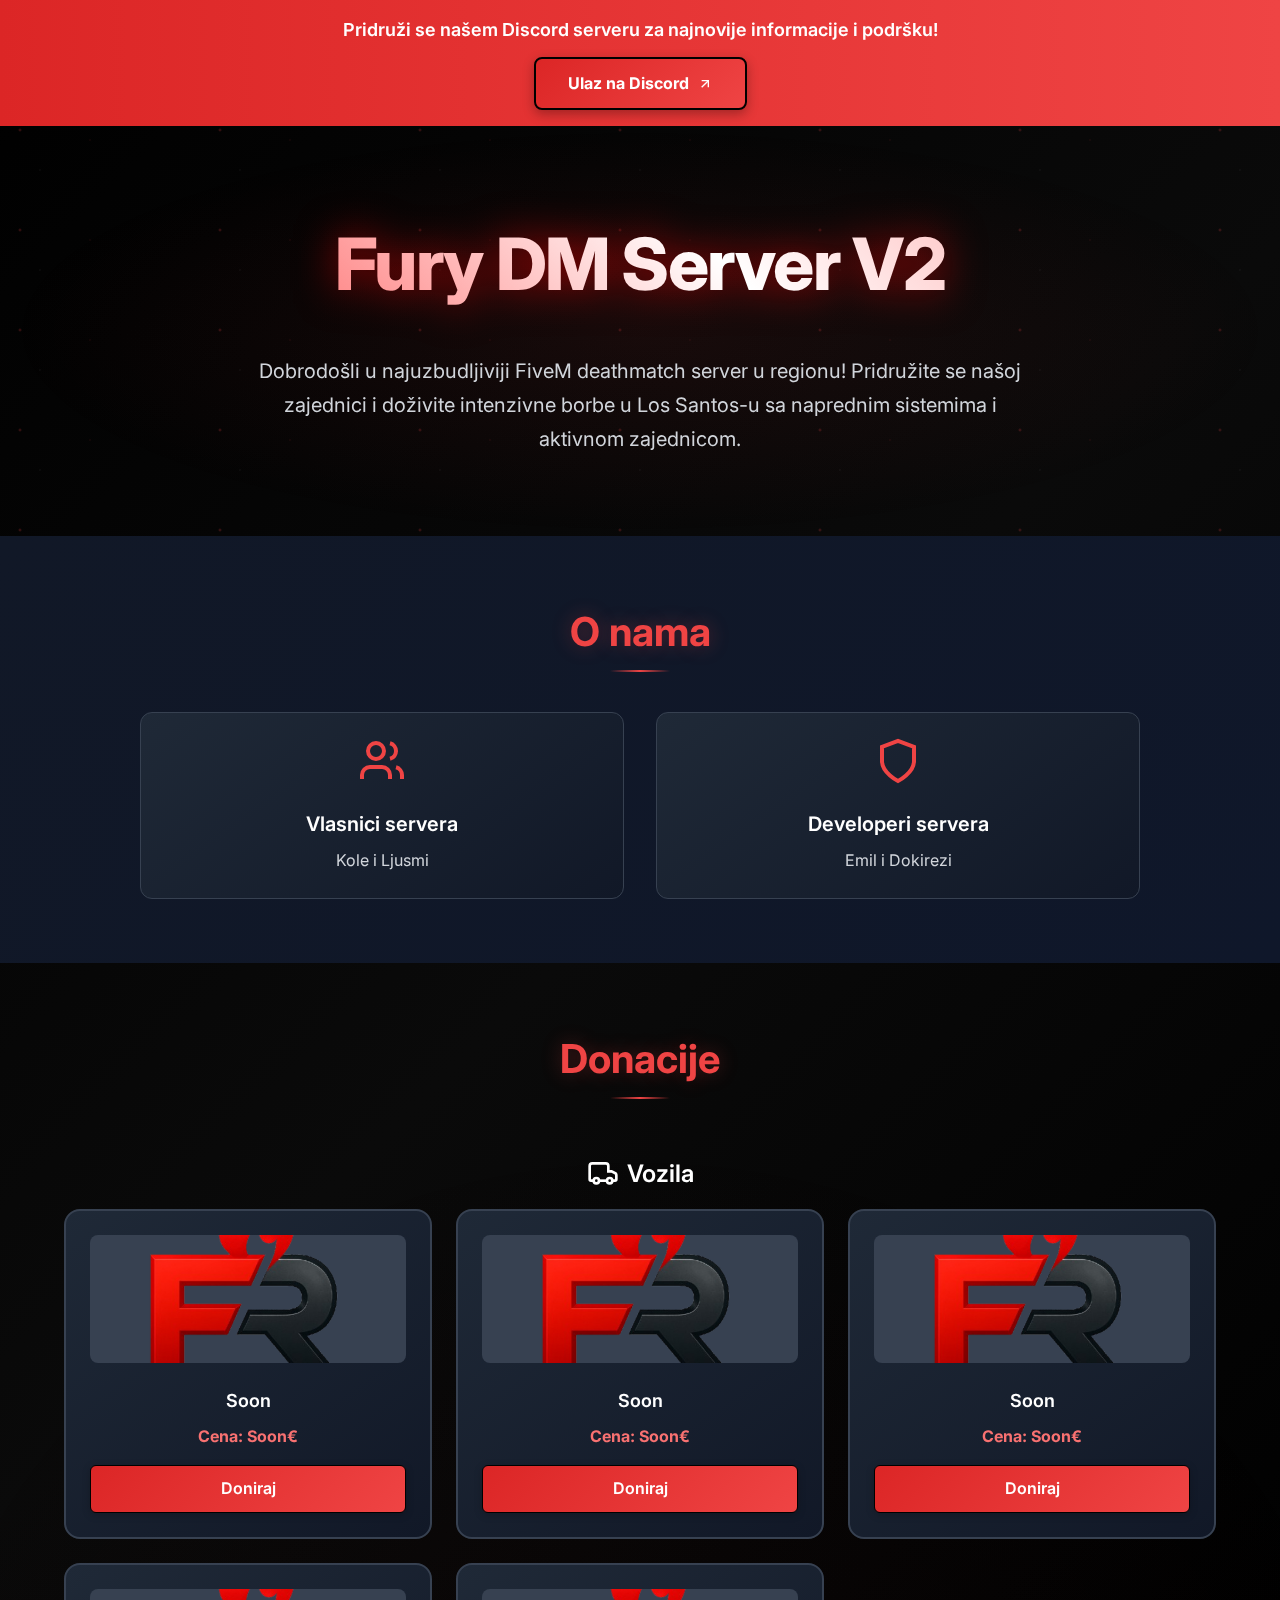
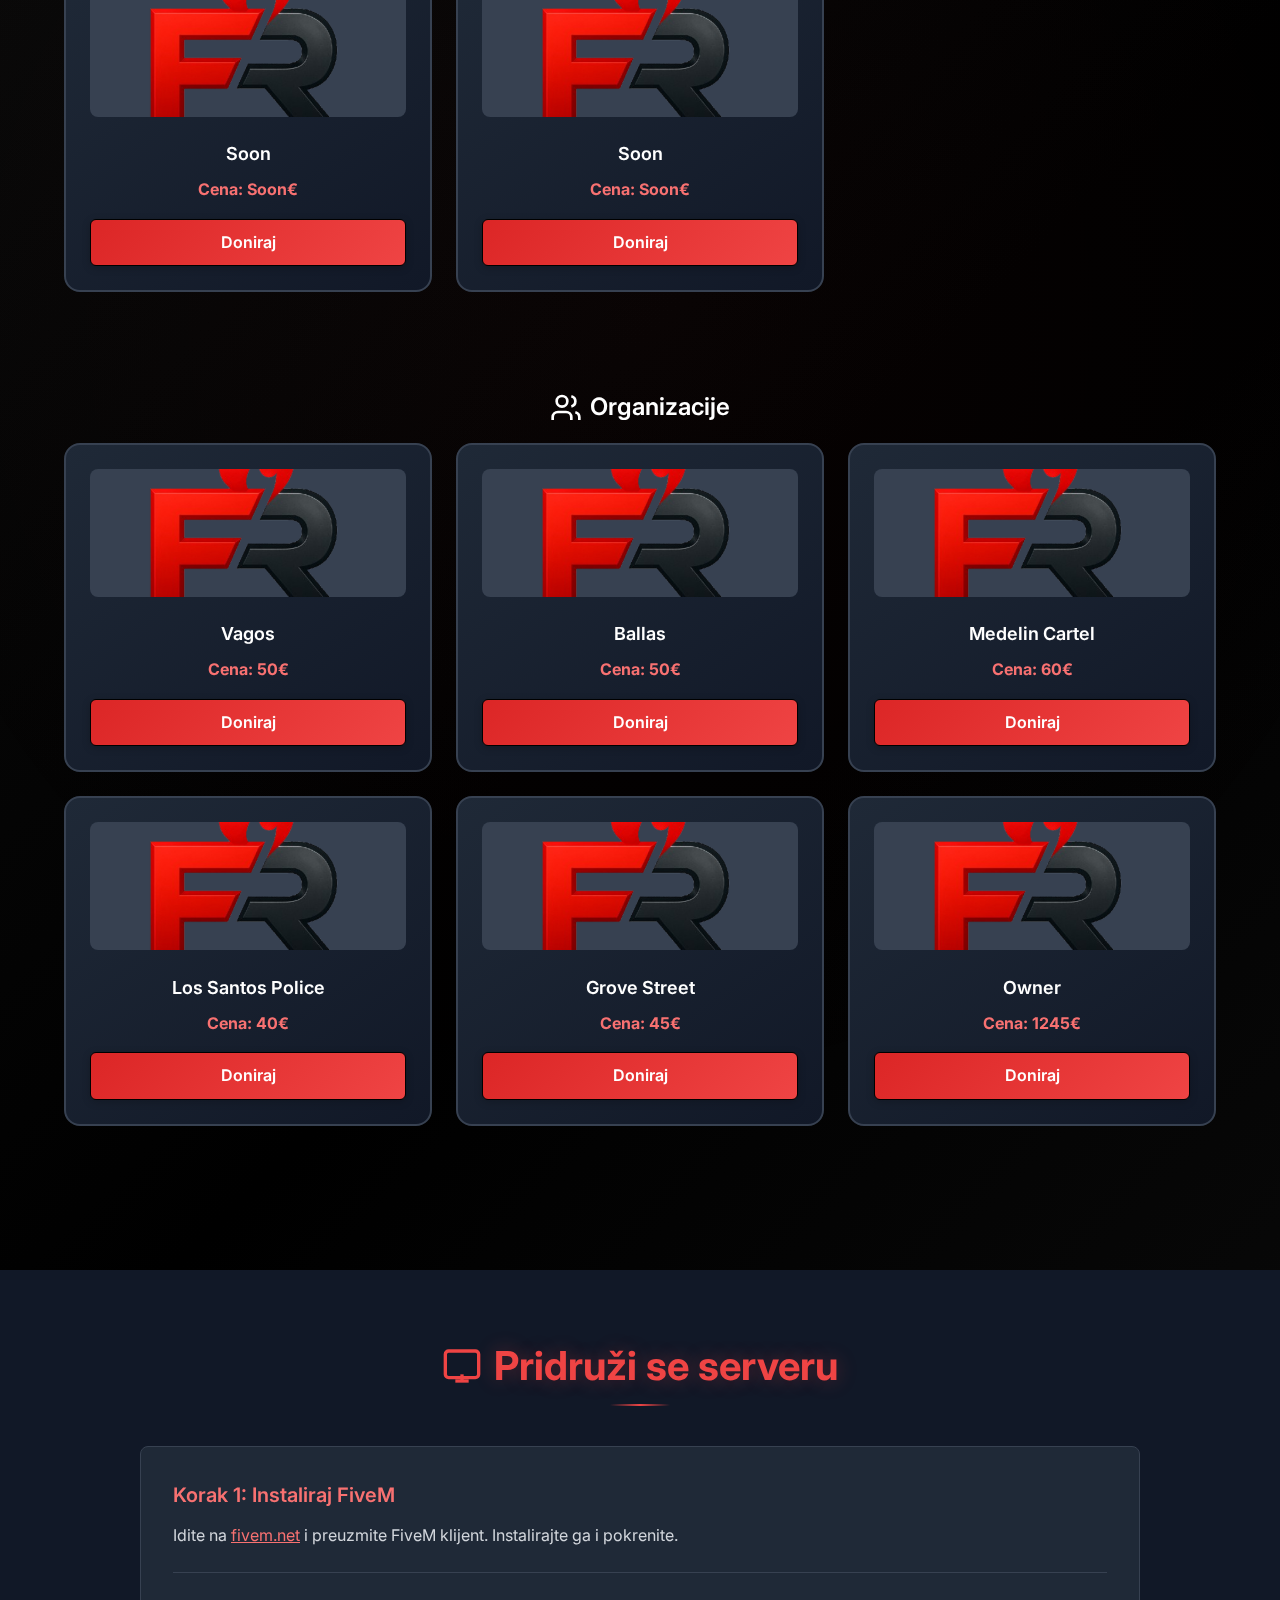
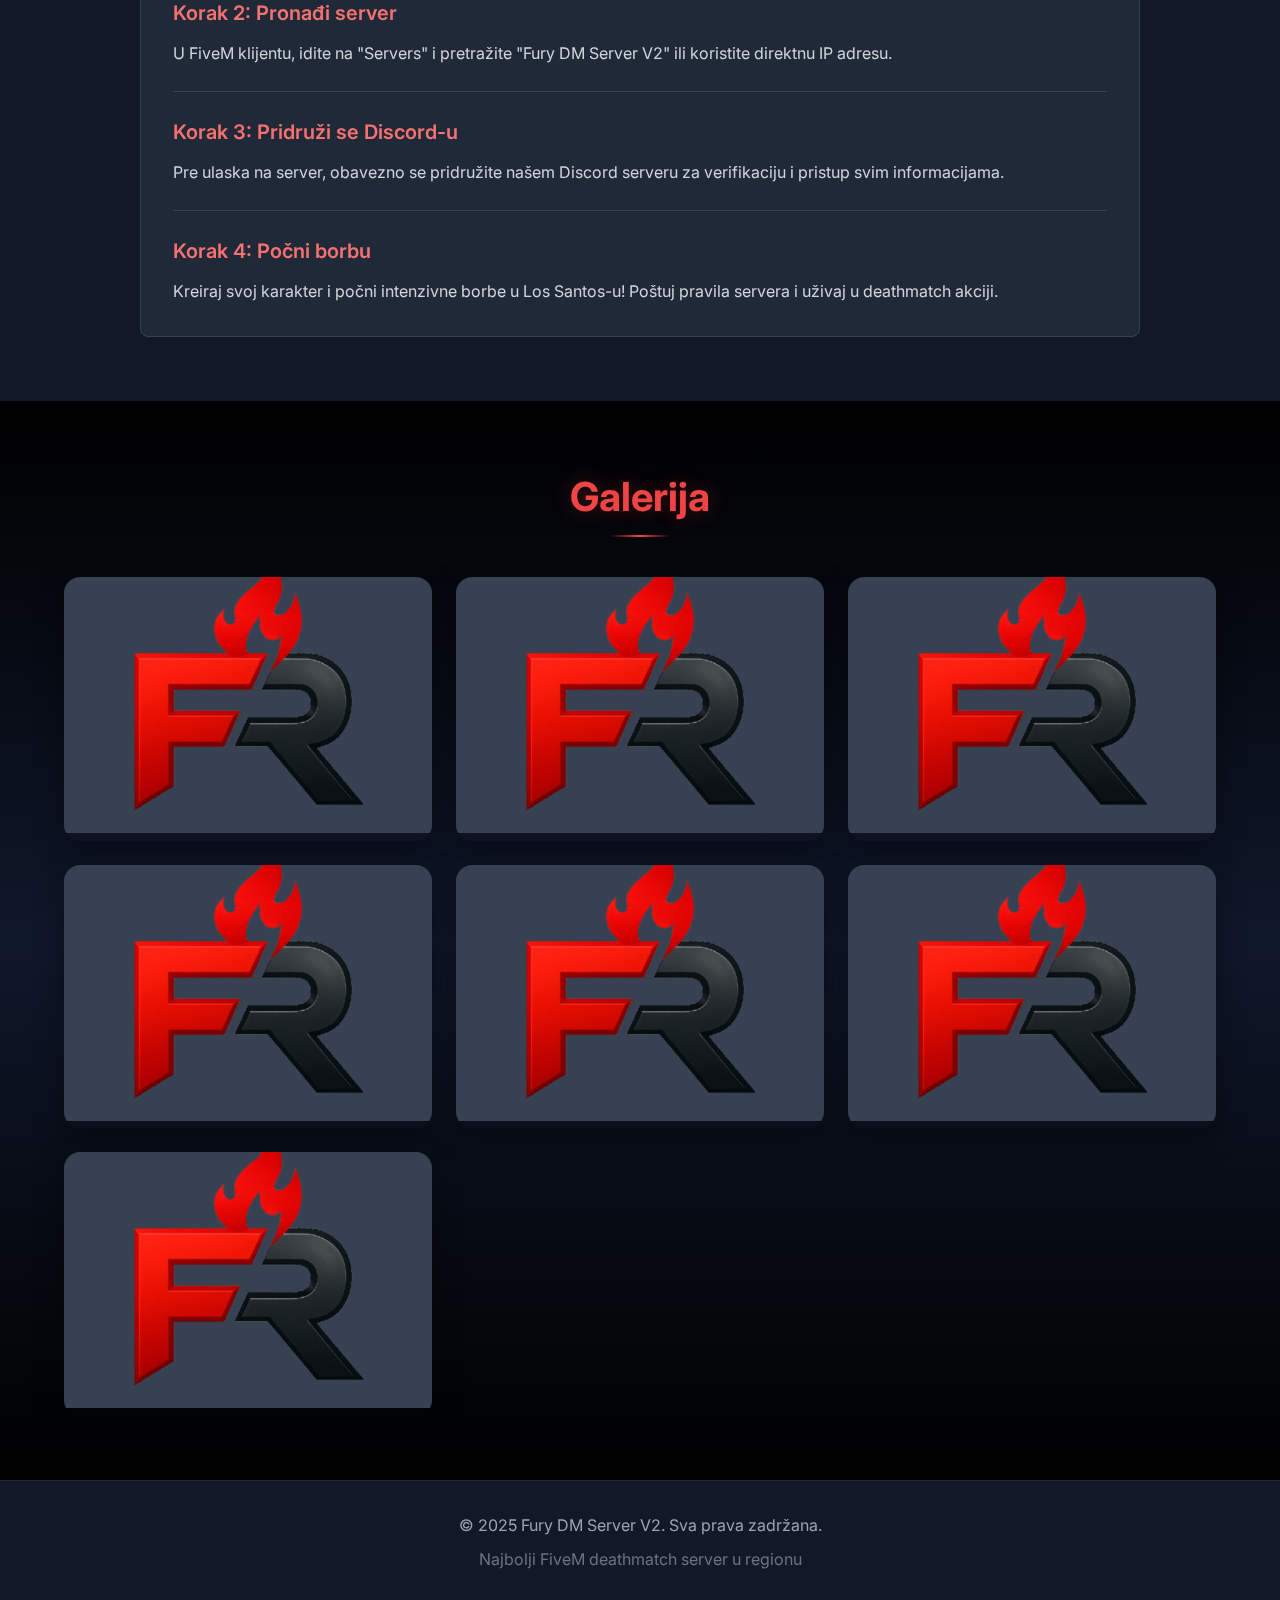
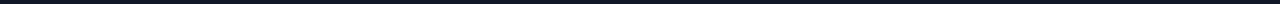
<file: main/index.html>
<!DOCTYPE html>
<html lang="sr">
<head>
    <meta charset="UTF-8">
    <meta name="viewport" content="width=device-width, initial-scale=1.0">
    <!-- Updated title from RolePlay to DM Server -->
    <title>Fury DM Server V2 - FiveM Server</title>
    <link rel="stylesheet" href="styles.css">
    <link href="https://fonts.googleapis.com/css2?family=Inter:wght@400;600;700&display=swap" rel="stylesheet">
</head>
<body>
    <!-- Discord Banner -->
    <div class="discord-banner">
        <p class="discord-text">
            Pridruži se našem Discord serveru za najnovije informacije i podršku!
        </p>
        <a href="https://discord.gg/DhTKuh4wW6" target="_blank" rel="noopener noreferrer" class="discord-btn">
            Ulaz na Discord
            <svg class="external-icon" width="16" height="16" viewBox="0 0 24 24" fill="none" stroke="currentColor" stroke-width="2">
                <path d="m7 17 10-10"></path>
                <path d="M7 7h10v10"></path>
            </svg>
        </a>
    </div>

    <!-- Hero Section -->
    <div class="hero-section">
        <div class="container">
            <!-- Updated hero title from RolePlay to DM Server -->
            <h1 class="hero-title">Fury DM Server V2</h1>
            <p class="hero-description">
                <!-- Updated description to focus on deathmatch instead of roleplay -->
                Dobrodošli u najuzbudljiviji FiveM deathmatch server u regionu! Pridružite se našoj zajednici i doživite
                intenzivne borbe u Los Santos-u sa naprednim sistemima i aktivnom zajednicom.
            </p>
        </div>
    </div>

    <!-- About Section -->
    <div class="about-section">
        <div class="container">
            <h2 class="section-title">O nama</h2>
            <div class="about-grid">
                <div class="about-card">
                    <svg class="about-icon" width="48" height="48" viewBox="0 0 24 24" fill="none" stroke="currentColor" stroke-width="2">
                        <path d="M16 21v-2a4 4 0 0 0-4-4H6a4 4 0 0 0-4 4v2"></path>
                        <circle cx="9" cy="7" r="4"></circle>
                        <path d="M22 21v-2a4 4 0 0 0-3-3.87"></path>
                        <path d="M16 3.13a4 4 0 0 1 0 7.75"></path>
                    </svg>
                    <h3 class="about-card-title">Vlasnici servera</h3>
                    <p class="about-card-text">Kole i Ljusmi</p>
                </div>
                <div class="about-card">
                    <svg class="about-icon" width="48" height="48" viewBox="0 0 24 24" fill="none" stroke="currentColor" stroke-width="2">
                        <path d="M12 22s8-4 8-10V5l-8-3-8 3v7c0 6 8 10 8 10z"></path>
                    </svg>
                    <h3 class="about-card-title">Developeri servera</h3>
                    <p class="about-card-text">Emil i Dokirezi</p>
                </div>
            </div>
        </div>
    </div>

    <!-- Donations Section -->
    <div class="donations-section">
        <div class="container">
            <h2 class="section-title">Donacije</h2>

            <!-- Vehicles -->
            <div class="donation-category">
                <h3 class="category-title">
                    <svg class="category-icon" width="32" height="32" viewBox="0 0 24 24" fill="none" stroke="currentColor" stroke-width="2">
                        <path d="M19 17h2c.6 0 1-.4 1-1v-3c0-.9-.7-1.7-1.5-1.9L18.4 10H16V6a2 2 0 0 0-2-2H4a2 2 0 0 0-2 2v10c0 .6.4 1 1 1h2"></path>
                        <circle cx="7" cy="17" r="2"></circle>
                        <path d="M9 17h6"></path>
                        <circle cx="17" cy="17" r="2"></circle>
                    </svg>
                    Vozila
                </h3>
                <div class="donation-grid" id="vehicles-grid">
                    <!-- Vehicles will be populated by JavaScript -->
                </div>
            </div>

            <!-- Organizations -->
            <div class="donation-category">
                <h3 class="category-title">
                    <svg class="category-icon" width="32" height="32" viewBox="0 0 24 24" fill="none" stroke="currentColor" stroke-width="2">
                        <path d="M16 21v-2a4 4 0 0 0-4-4H6a4 4 0 0 0-4 4v2"></path>
                        <circle cx="9" cy="7" r="4"></circle>
                        <path d="M22 21v-2a4 4 0 0 0-3-3.87"></path>
                        <path d="M16 3.13a4 4 0 0 1 0 7.75"></path>
                    </svg>
                    Organizacije
                </h3>
                <div class="donation-grid" id="organizations-grid">
                    <!-- Organizations will be populated by JavaScript -->
                </div>
            </div>
        </div>
    </div>

    <!-- Join Server Section -->
    <div class="join-section">
        <div class="container">
            <h2 class="section-title">
                <svg class="section-icon" width="40" height="40" viewBox="0 0 24 24" fill="none" stroke="currentColor" stroke-width="2">
                    <rect width="20" height="16" x="2" y="3" rx="2"></rect>
                    <path d="M8 21h8"></path>
                    <path d="M12 17v4"></path>
                </svg>
                Pridruži se serveru
            </h2>
            <div class="join-card">
                <div class="join-steps">
                    <div class="join-step">
                        <h3 class="step-title">Korak 1: Instaliraj FiveM</h3>
                        <p class="step-text">
                            Idite na 
                            <a href="https://fivem.net" class="step-link" target="_blank" rel="noopener noreferrer">fivem.net</a>
                            i preuzmite FiveM klijent. Instalirajte ga i pokrenite.
                        </p>
                    </div>
                    <div class="join-step">
                        <h3 class="step-title">Korak 2: Pronađi server</h3>
                        <p class="step-text">
                            <!-- Updated server name from RolePlay to DM Server -->
                            U FiveM klijentu, idite na "Servers" i pretražite "Fury DM Server V2" ili koristite direktnu IP adresu.
                        </p>
                    </div>
                    <div class="join-step">
                        <h3 class="step-title">Korak 3: Pridruži se Discord-u</h3>
                        <p class="step-text">
                            Pre ulaska na server, obavezno se pridružite našem Discord serveru za verifikaciju i pristup svim informacijama.
                        </p>
                    </div>
                    <div class="join-step">
                        <!-- Updated step title and description from roleplay to deathmatch -->
                        <h3 class="step-title">Korak 4: Počni borbu</h3>
                        <p class="step-text">
                            Kreiraj svoj karakter i počni intenzivne borbe u Los Santos-u! Poštuj pravila servera i uživaj u deathmatch akciji.
                        </p>
                    </div>
                </div>
            </div>
        </div>
    </div>

    <!-- Gallery Section -->
    <div class="gallery-section">
        <div class="container">
            <h2 class="section-title">Galerija</h2>
            <div class="gallery-grid" id="gallery-grid">
                <!-- Gallery images will be populated by JavaScript -->
            </div>
        </div>
    </div>

    <!-- Footer -->
    <footer class="footer">
        <div class="container">
            <!-- Updated footer text from RolePlay to DM Server -->
            <p class="footer-text">© 2025 Fury DM Server V2. Sva prava zadržana.</p>
            <p class="footer-subtext">Najbolji FiveM deathmatch server u regionu</p>
        </div>
    </footer>

    <script src="script.js"></script>
</body>
</html>
</file>
<file: main/styles.css>
/* Optimized animations and added new hero title animation */
* {
  margin: 0;
  padding: 0;
  box-sizing: border-box;
}

body {
  font-family: "Inter", sans-serif;
  background: linear-gradient(135deg, #000000 0%, #0a0a0a 25%, #000000 50%, #0a0a0a 75%, #000000 100%);
  color: #ffffff;
  line-height: 1.6;
  min-height: 100vh;
  -webkit-font-smoothing: antialiased;
  -moz-osx-font-smoothing: grayscale;
  position: relative;
  overflow-x: hidden;
}

/* Simplified background particles for better performance */
body::before {
  content: "";
  position: fixed;
  top: 0;
  left: 0;
  width: 100%;
  height: 100%;
  background-image: radial-gradient(2px 2px at 20px 30px, rgba(239, 68, 68, 0.3), transparent),
    radial-gradient(1px 1px at 40px 70px, rgba(255, 255, 255, 0.1), transparent),
    radial-gradient(1px 1px at 90px 40px, rgba(239, 68, 68, 0.2), transparent);
  background-repeat: repeat;
  background-size: 200px 100px;
  animation: particles-float 20s linear infinite;
  z-index: -2;
  pointer-events: none;
  will-change: transform;
}

@keyframes particles-float {
  0% {
    transform: translateY(0px) translateX(0px);
  }
  50% {
    transform: translateY(-10px) translateX(5px);
  }
  100% {
    transform: translateY(0px) translateX(0px);
  }
}

.container {
  max-width: 1200px;
  margin: 0 auto;
  padding: 0 24px;
}

/* Discord Banner */
.discord-banner {
  background: linear-gradient(to right, #dc2626, #ef4444);
  padding: 16px 24px;
  text-align: center;
}

.discord-text {
  font-size: 18px;
  font-weight: 600;
  margin-bottom: 12px;
}

.discord-btn {
  display: inline-flex;
  align-items: center;
  gap: 8px;
  background: linear-gradient(135deg, #dc2626, #ef4444);
  color: white;
  font-weight: 700;
  padding: 12px 32px;
  text-decoration: none;
  border-radius: 8px;
  border: 2px solid #000000;
  box-shadow: 0 4px 12px rgba(0, 0, 0, 0.3);
  transition: all 0.3s ease;
  position: relative;
  overflow: hidden;
}

.discord-btn::before {
  content: "";
  position: absolute;
  top: 0;
  left: -100%;
  width: 100%;
  height: 100%;
  background: linear-gradient(90deg, transparent, rgba(255, 255, 255, 0.2), transparent);
  transition: left 0.5s ease;
}

.discord-btn:hover {
  background: linear-gradient(135deg, #b91c1c, #dc2626);
  transform: translateY(-2px);
  box-shadow: 0 8px 20px rgba(0, 0, 0, 0.4);
}

.discord-btn:hover::before {
  left: 100%;
}

.external-icon {
  width: 16px;
  height: 16px;
}

/* New optimized hero section with better title animation */
.hero-section {
  padding: 80px 0;
  text-align: center;
  position: relative;
  overflow: hidden;
  background: radial-gradient(ellipse at center, rgba(239, 68, 68, 0.08) 0%, transparent 70%);
}

/* Fixed glow positioning and improved hero title animation */
.hero-title {
  font-size: 4.5rem;
  font-weight: 800;
  margin-bottom: 32px;
  position: relative;
  letter-spacing: -0.02em;
  background: linear-gradient(45deg, #ff0000, #ffffff, #ff4444, #ffffff, #ff0000);
  background-size: 300% 300%;
  -webkit-background-clip: text;
  background-clip: text;
  -webkit-text-fill-color: transparent;
  animation: neon-glow 3s ease-in-out infinite;
  filter: drop-shadow(0 0 20px rgba(255, 0, 0, 0.6));
}

/* Fixed neon glow animation for hero title */
@keyframes neon-glow {
  0%,
  100% {
    background-position: 0% 50%;
    filter: drop-shadow(0 0 20px rgba(255, 0, 0, 0.8)) drop-shadow(0 0 40px rgba(255, 0, 0, 0.4));
  }
  25% {
    background-position: 100% 50%;
    filter: drop-shadow(0 0 30px rgba(255, 255, 255, 0.8)) drop-shadow(0 0 50px rgba(255, 0, 0, 0.6));
  }
  50% {
    background-position: 50% 100%;
    filter: drop-shadow(0 0 25px rgba(255, 68, 68, 0.9)) drop-shadow(0 0 45px rgba(255, 255, 255, 0.3));
  }
  75% {
    background-position: 0% 100%;
    filter: drop-shadow(0 0 35px rgba(255, 0, 0, 0.7)) drop-shadow(0 0 60px rgba(255, 68, 68, 0.5));
  }
}

.hero-description {
  font-size: 20px;
  color: #d1d5db;
  max-width: 800px;
  margin: 0 auto;
  line-height: 1.7;
}

/* Optimized section styling */
.about-section {
  background: linear-gradient(135deg, #111827 0%, #0f172a 100%);
  padding: 64px 0;
  position: relative;
}

.section-title {
  font-size: 2.5rem;
  font-weight: 700;
  text-align: center;
  margin-bottom: 48px;
  color: #ef4444;
  display: flex;
  align-items: center;
  justify-content: center;
  gap: 12px;
  text-shadow: 0 0 20px rgba(239, 68, 68, 0.3);
  position: relative;
}

.section-title::after {
  content: "";
  position: absolute;
  bottom: -8px;
  left: 50%;
  transform: translateX(-50%);
  width: 60px;
  height: 2px;
  background: linear-gradient(90deg, transparent, #ef4444, transparent);
  animation: pulse-line 2s ease-in-out infinite;
}

@keyframes pulse-line {
  0%,
  100% {
    opacity: 0.5;
    width: 60px;
  }
  50% {
    opacity: 1;
    width: 100px;
  }
}

.section-icon {
  color: #ef4444;
}

.about-grid {
  display: grid;
  grid-template-columns: repeat(auto-fit, minmax(300px, 1fr));
  gap: 32px;
  max-width: 1000px;
  margin: 0 auto;
}

.about-card {
  background: linear-gradient(145deg, #1f2937, #111827);
  border: 1px solid #374151;
  border-radius: 12px;
  padding: 24px;
  text-align: center;
  transition: all 0.3s ease;
  position: relative;
  overflow: hidden;
}

.about-card:hover {
  border-color: #ef4444;
  transform: translateY(-5px);
  box-shadow: 0 15px 30px rgba(239, 68, 68, 0.2);
}

.about-icon {
  color: #ef4444;
  margin: 0 auto 16px;
}

.about-card-title {
  font-size: 20px;
  font-weight: 600;
  margin-bottom: 8px;
  color: white;
}

.about-card-text {
  color: #d1d5db;
}

/* Optimized donations section */
.donations-section {
  padding: 64px 0;
  background: radial-gradient(circle at center, rgba(239, 68, 68, 0.03) 0%, transparent 70%);
}

.donation-category {
  margin-bottom: 80px;
}

.category-title {
  font-size: 24px;
  font-weight: 600;
  text-align: center;
  display: flex;
  align-items: center;
  justify-content: center;
  gap: 8px;
  position: relative;
  padding: 16px 0;
}

.category-title::after {
  content: "";
  position: absolute;
  bottom: -8px;
  left: 50%;
  transform: translateX(-50%);
  width: 60px;
  height: 2px;
  background: linear-gradient(90deg, transparent, #ef4444, transparent);
  animation: pulse-line 2s ease-in-out infinite;
}

.donation-grid {
  display: grid;
  grid-template-columns: repeat(auto-fit, minmax(280px, 1fr));
  gap: 24px;
}

/* Added animated border hover effects to donation cards */
.donation-card {
  background: linear-gradient(145deg, #1f2937, #111827);
  border: 2px solid #374151;
  border-radius: 16px;
  padding: 24px;
  text-align: center;
  transition: all 0.3s ease;
  position: relative;
  overflow: hidden;
}

.donation-card::before {
  content: "";
  position: absolute;
  top: 0;
  left: 0;
  right: 0;
  bottom: 0;
  border-radius: 16px;
  padding: 2px;
  background: linear-gradient(45deg, #ef4444, #dc2626, #ef4444);
  mask: linear-gradient(#fff 0 0) content-box, linear-gradient(#fff 0 0);
  mask-composite: exclude;
  opacity: 0;
  transition: opacity 0.3s ease;
}

.donation-card:hover {
  border-color: transparent;
  transform: translateY(-8px);
  box-shadow: 0 20px 40px rgba(239, 68, 68, 0.2);
}

.donation-card:hover::before {
  opacity: 1;
  animation: border-pulse 1.5s ease-in-out infinite;
}

@keyframes border-pulse {
  0%,
  100% {
    opacity: 1;
  }
  50% {
    opacity: 0.6;
  }
}

.donation-image {
  width: 100%;
  height: 128px;
  object-fit: cover;
  border-radius: 8px;
  margin-bottom: 16px;
  background-color: #374151;
  transition: transform 0.3s ease;
}

.donation-card:hover .donation-image {
  transform: scale(1.05);
}

.donation-name {
  font-size: 18px;
  font-weight: 600;
  margin-bottom: 8px;
  color: white;
}

.donation-price {
  color: #f87171;
  font-weight: 700;
  margin-bottom: 16px;
}

.donation-btn {
  display: inline-block;
  width: 100%;
  background: linear-gradient(135deg, #dc2626, #ef4444);
  color: white;
  text-decoration: none;
  padding: 10px 16px;
  border-radius: 6px;
  border: 1px solid #000000;
  box-shadow: 0 2px 8px rgba(0, 0, 0, 0.2);
  transition: all 0.2s ease;
  font-weight: 600;
}

.donation-btn:hover {
  background: linear-gradient(135deg, #b91c1c, #dc2626);
  transform: translateY(-1px);
  box-shadow: 0 4px 12px rgba(0, 0, 0, 0.3);
}

/* Join Section */
.join-section {
  background-color: #111827;
  padding: 64px 0;
}

.join-card {
  background-color: #1f2937;
  border: 1px solid #374151;
  border-radius: 8px;
  padding: 32px;
  max-width: 1000px;
  margin: 0 auto;
}

.join-steps {
  display: flex;
  flex-direction: column;
  gap: 24px;
}

.join-step {
  padding-bottom: 24px;
  border-bottom: 1px solid #374151;
}

.join-step:last-child {
  border-bottom: none;
  padding-bottom: 0;
}

.step-title {
  font-size: 20px;
  font-weight: 600;
  margin-bottom: 12px;
  color: #f87171;
}

.step-text {
  color: #d1d5db;
}

.step-link {
  color: #f87171;
  text-decoration: underline;
}

.step-link:hover {
  color: #fca5a5;
}

/* Optimized gallery section */
.gallery-section {
  padding: 64px 0;
  background: linear-gradient(180deg, #000000 0%, #0f172a 50%, #000000 100%);
}

.gallery-grid {
  display: grid;
  grid-template-columns: repeat(auto-fit, minmax(350px, 1fr));
  gap: 24px;
}

.gallery-item {
  overflow: hidden;
  border-radius: 16px;
  transition: all 0.3s ease;
  position: relative;
  box-shadow: 0 10px 30px rgba(0, 0, 0, 0.4);
}

.gallery-item:hover {
  transform: translateY(-10px);
  box-shadow: 0 20px 40px rgba(239, 68, 68, 0.2);
}

.gallery-image {
  width: 100%;
  height: 256px;
  object-fit: cover;
  background-color: #374151;
  transition: transform 0.3s ease;
}

.gallery-item:hover .gallery-image {
  transform: scale(1.05);
}

/* Footer */
.footer {
  background-color: #111827;
  border-top: 1px solid #1f2937;
  padding: 32px 0;
  text-align: center;
}

.footer-text {
  color: #9ca3af;
  margin-bottom: 8px;
}

.footer-subtext {
  color: #6b7280;
}

/* Responsive Design */
@media (max-width: 768px) {
  .hero-title {
    font-size: 2.5rem;
  }

  .hero-description {
    font-size: 18px;
  }

  .section-title {
    font-size: 2rem;
  }

  .donation-grid {
    grid-template-columns: repeat(auto-fit, minmax(250px, 1fr));
  }

  .gallery-grid {
    grid-template-columns: 1fr;
  }

  .about-grid {
    grid-template-columns: 1fr;
  }
}

@media (max-width: 480px) {
  .container {
    padding: 0 16px;
  }

  .hero-title {
    font-size: 2rem;
  }

  .donation-grid {
    grid-template-columns: 1fr;
  }
}

/* Added performance optimizations */
@media (prefers-reduced-motion: reduce) {
  * {
    animation-duration: 0.01ms !important;
    animation-iteration-count: 1 !important;
    transition-duration: 0.01ms !important;
  }
}

/* Optimized entrance animations */
.animate-ready {
  opacity: 0;
  transform: translateY(30px);
  transition: all 0.6s ease;
}

.animate-in {
  opacity: 1;
  transform: translateY(0);
}
</file>
